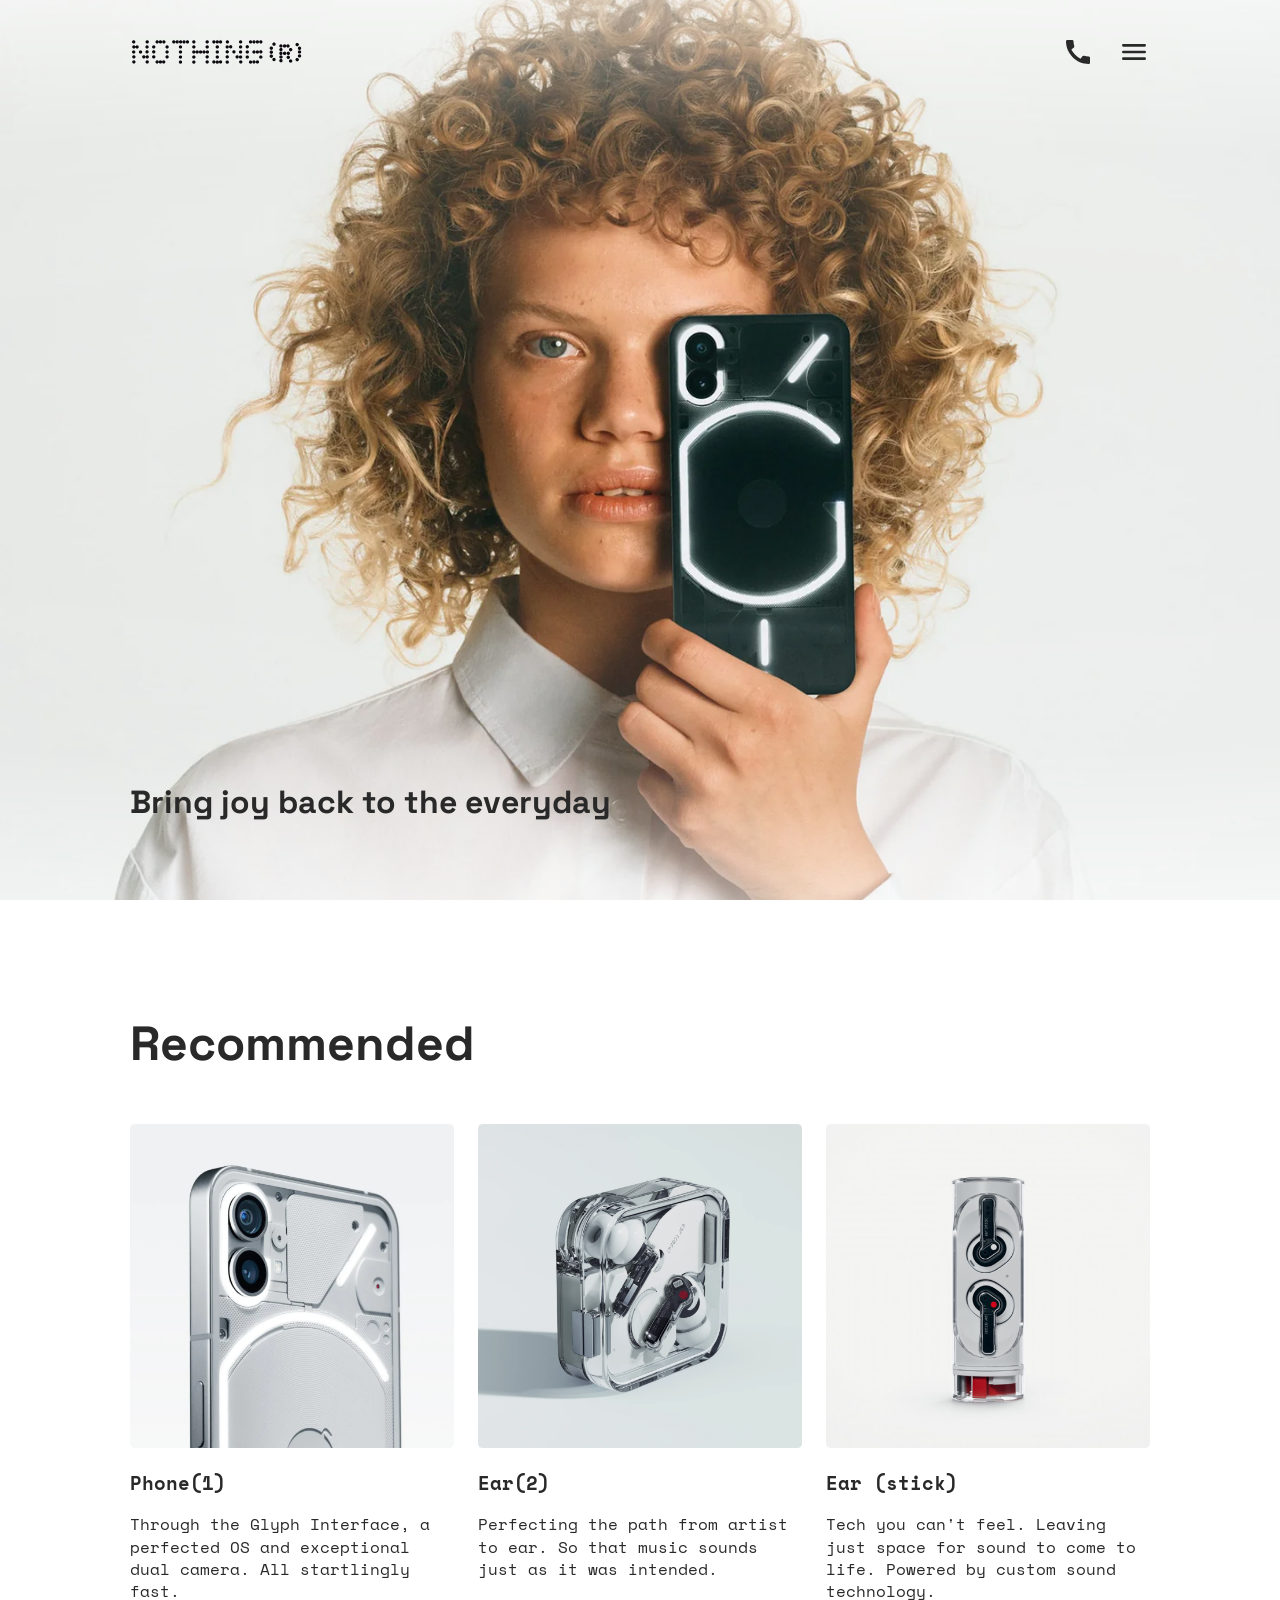
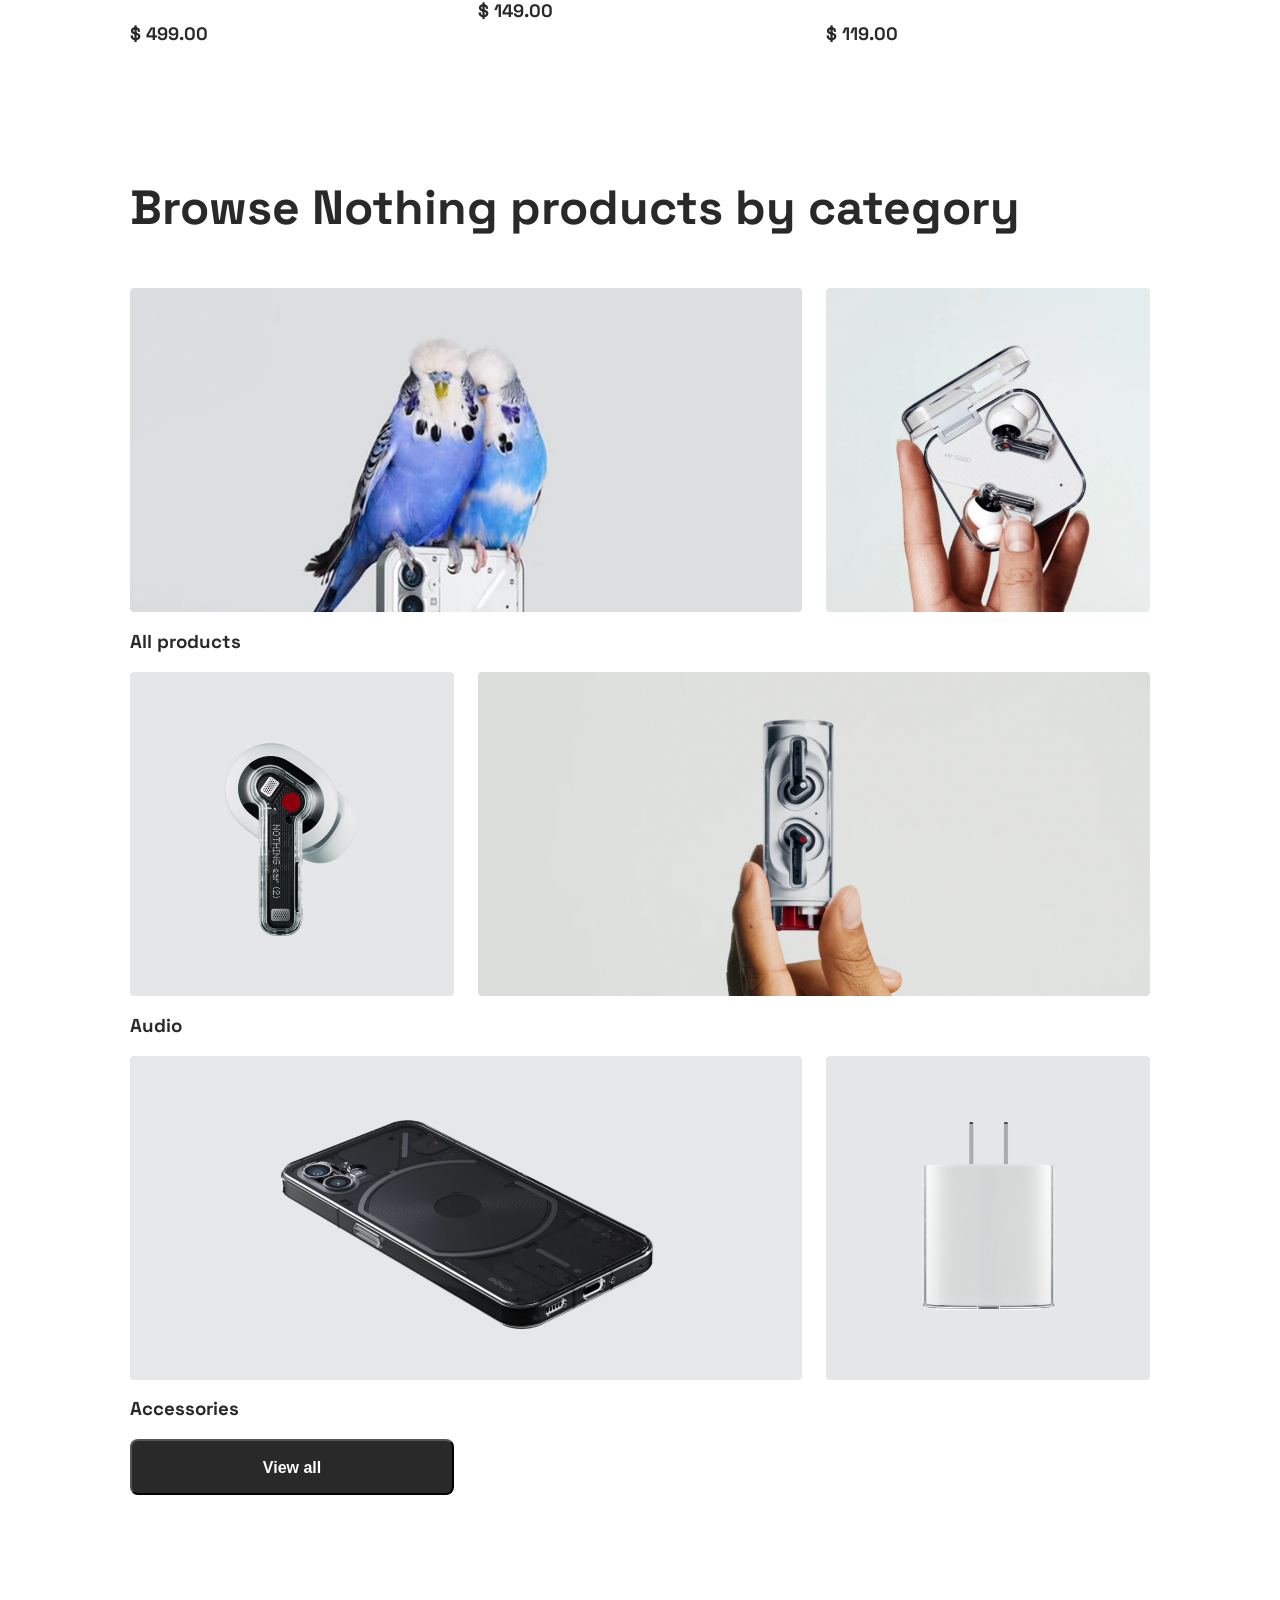
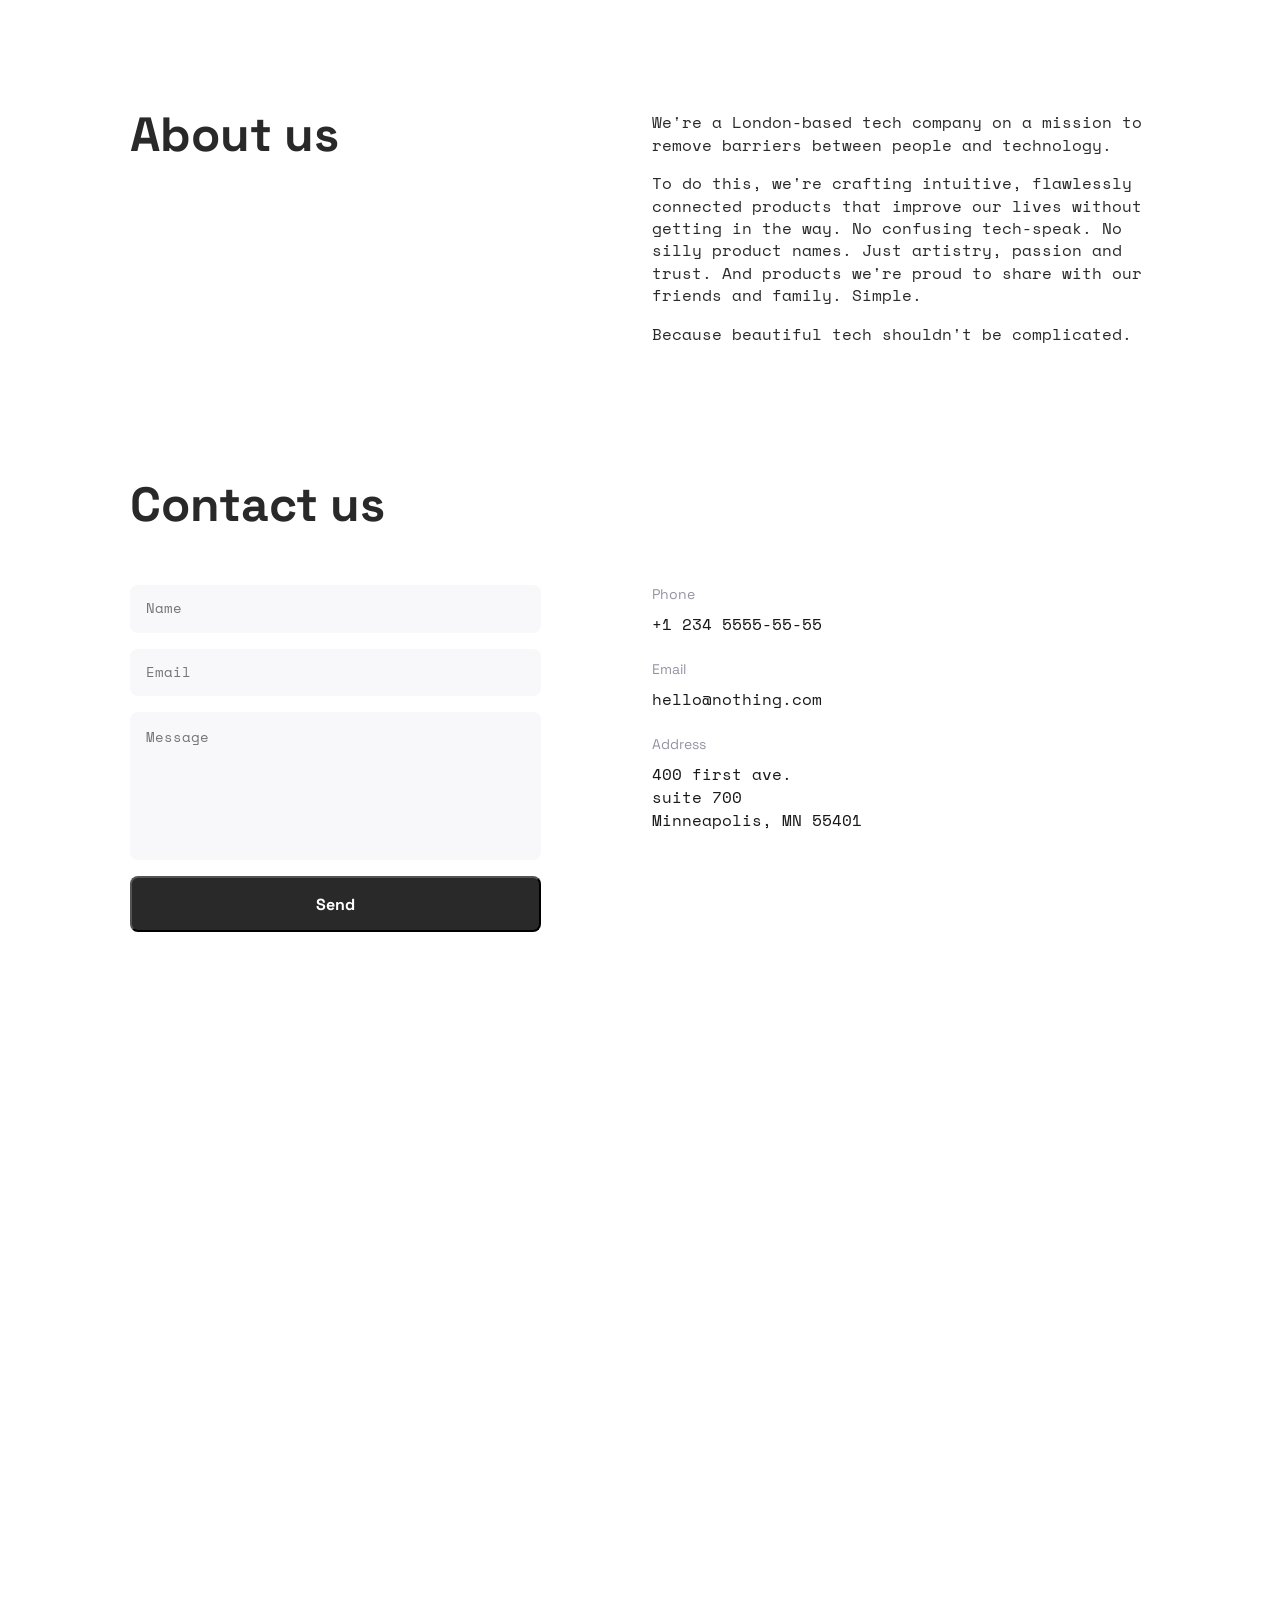
<file: index.html>
<!doctype html><html lang="en" class="page"><head><meta charset="utf-8"><meta name="viewport" content="width=device-width, initial-scale=1.0"><title>Bose</title><link rel="icon" type="image/png" sizes="32x32" href="header_logo.6d5c545c.svg"><link rel="preconnect" href="https://fonts.googleapis.com"><link rel="preconnect" href="https://fonts.gstatic.com" crossorigin><link href="https://fonts.googleapis.com/css2?family=Space+Grotesk:wght@400;700&display=swap" rel="stylesheet"><link href="https://fonts.googleapis.com/css2?family=Space+Mono:wght@400;700&display=swap" rel="stylesheet"><link rel="stylesheet" href="index.646cba32.css"><script src="index.cabb280d.js" defer></script></head><body class="page__body"> <header class="header"> <div class="container"> <div class="header__content"> <div class="top-bar"> <a href="#" class="top-bar__logo-link"> <img src="Logo-2x.dc9c0e3e.png" alt="BOSE_Logo" class="top-bar__logo"> </a> <div class="top-bar__icons"> <a href="tel:+1234555-55-55" class="icon icon--phone"> <h3 class="icon--phone--text">+1 234 555-55-55</h3> </a> <a href="#menu" class="icon icon--menu"></a> </div> </div> <div class="header__bottom"> <h1 class="header__titile">Bring joy back to the everyday</h1> </div> </div> </div> </header> <aside class="menu page__menu" id="menu"> <div class="container"> <div class="menu__top top-bar"> <a href="#" class="top-bar__logo-linj"> <img src="Logo-2x.dc9c0e3e.png" alt="BOSE_Logo" class="top-bar__logo"> </a> <a href="#" class="icon icon--close"></a> </div> <div class="menu__bottom"> <nav class="menu__nav nav"> <ul class="nav__list"> <li class="nav__item"> <a class="nav__link nav__product" href="#product">Products</a> </li> <li class="nav__item"> <a class="nav__link" href="#store">Store</a> </li> <li class="nav__item"> <a class="nav__link" href="#login">Login</a> </li> <li class="nav__item"> <a class="nav__link" href="#cart">Cart(0)</a> </li> </ul> </nav> <a href="tel:+1234555-55-55" class="menu__phone-number">+1 234 5555-55-55</a> <a href="tel:+1 234 555-55-55" class="menu__call-to-order">call to order</a> </div> </div> </aside> <main class="main"> <div class="container"> <div class="main__content"> <section class="Recommended" id="product"> <h2 class="section-title section-title-bottom-top">Recommended</h2> <div class="recommended__products"> <article class="product recommended__product"> <img src="product(1).35f4fc4b.png" alt class="product__photo"> <h3 class="product__title">Phone(1)</h3> <p>Through the Glyph Interface, a perfected OS and exceptional dual camera. All startlingly fast.</p> <p class="product__price">$ 499.00</p> </article> <article class="product recommended__product"> <img src="product(2).cab935ce.png" alt class="product__photo"> <h3 class="product__title">Ear(2)</h3> <p>Perfecting the path from artist to ear. So that music sounds just as it was intended.</p> <p class="product__price">$ 149.00</p> </article> <article class="product recommended__product"> <img src="product(3).7b8e369b.png" alt class="product__photo"> <h3 class="product__title">Ear (stick)</h3> <p>Tech you can't feel. Leaving just space for sound to come to life. Powered by custom sound technology.</p> <p class="product__price">$ 119.00</p> </article> </div> </section> <section class="store" id="store"> <h2 class="section-title">Browse Nothing products by category</h2> <div class="store_wrapper"> <article class="stor"> <div class="stor__photos"> <a href="#" class="stor__link stor__link--wide"> <img class="stor__photo" alt src="all-product-bird.cfcab25f.png"> </a> <a href="#" class="stor__link stor__link--square"> <img class="stor__photo" alt src="all-product-head.438fd654.png"> </a> </div> <h3 class="stor__title">All products</h3> </article> <article class="stor"> <div class="stor__photos"> <a href="#" class="stor__link stor__link--square"> <img class="stor__photo" alt src="audio-head.80e12e3e.png"> </a> <a href="#" class="stor__link stor__link--wide"> <img class="stor__photo" alt src="audio.f497bef0.png"> </a> </div> <h3 class="stor__title">Audio</h3> </article> <article class="stor"> <div class="stor__photos"> <a href="#" class="stor__link stor__link--wide"> <img class="stor__photo" alt src="Accessories-black.d83cd44d.png"> </a> <a href="#" class="stor__link stor__link--square"> <img class="stor__photo" alt src="Accessories-white.a19766a7.png"> </a> </div> <h3 class="stor__title">Accessories</h3> </article> </div> <div class="stor__button"> <button type="submit" class="stor__button-active"> View all </button> </div> </section> <section class="login" id="login"> <h2 class="login__title section-title">About us</h2> <div class="login__content"> <p class="login__content__description">We're a London-based tech company on a mission to remove barriers between people and technology.</p> <p class="login__content__description">To do this, we're crafting intuitive, flawlessly connected products that improve our lives without getting in the way. No confusing tech-speak. No silly product names. Just artistry, passion and trust. And products we're proud to share with our friends and family. Simple.</p> <p class="login__content__description">Because beautiful tech shouldn't be complicated.</p> </div> </section> <section class="contacts" id="cart"> <h2 class="section-title">Contact us</h2> <div class="contacts__wrapper"> <form action="#" class="contacts__form" onsubmit="this.reset();
                return false;"> <input class="contacts__input" type="text" id="name" placeholder="Name" required> <input class="contacts__input" type="email" id="email" placeholder="Email" required> <textarea class="contacts__textarea" id="message" placeholder="Message" required></textarea> <button type="submit" class="contacts__button primary-button"> Send </button> </form> <div class="contacts__info"> <div class="contacts__info-item"> <h4 class="contacts__info-title">Phone</h4> <a class="contacts__info-text" href="tel:+123455555555"> +1 234 5555-55-55 </a> </div> <div class="contacts__info-item"> <h4 class="contacts__info-title">Email</h4> <a class="contacts__info-text" href="mailto:hello@nothing.com"> hello@nothing.com </a> </div> <div class="contacts__info-item"> <h4 class="contacts__info-title">Address</h4> <a class="contacts__info-text" href="https://maps.app.goo.gl/TiSoMuRfMXPisrJp8" target="_blank" rel="noopener noreferrer"> 400 first ave. <br> suite 700 <br> Minneapolis, MN 55401 </a> </div> </div> </div> </section> </div> </div> </main> <footer class="footer"></footer> </body></html>
</file>
<file: index.646cba32.css>
.container{padding-left:20px;padding-right:20px}@media (min-width:576px){.container{padding-left:72px;padding-right:72px}}@media (min-width:1024px){.container{max-width:1020px;margin-left:auto;margin-right:auto;padding-left:120px;padding-right:120px}}.section-title{letter-spacing:0;margin:0 0 48px;font-size:32px;font-weight:700;line-height:32px}@media (min-width:576px){.section-title{margin-bottom:56px;margin-left:0;font-size:40px;line-height:40px}}@media (min-width:1024px){.section-title{font-size:48px;line-height:48px}}.page{color:#292929;scroll-behavior:smooth;font-family:Space Grotesk,sans-serif;font-size:16px;line-height:140%}.page:has(.page__menu:target){overflow:hidden}.page__body{min-width:320px;margin:0}.page__menu{pointer-events:none;opacity:0;transition:all .3s;position:fixed;top:0;left:0;right:0;transform:translate(-100%)}.page__menu:target{opacity:1;pointer-events:all;transform:translate(0)}.header{background-image:url(header-bg.2f0b7530.png);background-position:50%;background-size:cover}.header__content{-ms-flex-direction:column;flex-direction:column;-ms-flex-pack:justify;justify-content:space-between;height:100vh;display:-ms-flexbox;display:flex}.header__title{margin:0;font-size:36px;font-weight:700;line-height:100%}@media (min-width:576px){.header__title{font-size:48px}}.header__bottom{padding-bottom:40px}@media (min-width:576px){.header__bottom{padding-bottom:65px}}.top-bar{-ms-flex-pack:justify;justify-content:space-between;-ms-flex-align:center;align-items:center;padding-top:24px;padding-bottom:24px;display:-ms-flexbox;display:flex}@media (min-width:576px){.top-bar{padding-top:36px;padding-bottom:36px}}.top-bar__icons{gap:24px;display:-ms-flexbox;display:flex}.top-bar__logo-link{display:-ms-flexbox;display:flex}.top-bar__logo{height:16px;transition:transform .3s}.top-bar__logo:hover{transform:scale(1.2)}@media (min-width:576px){.top-bar__logo{height:24px}}.icon{background-image:url(Icon-Burger-menu.1cd0b7d5.png);background-size:cover;width:24px;height:24px;transition:transform .3s;display:block}.icon:hover{transform:scale(1.2)}@media (min-width:576px){.icon{width:32px;height:32px}}.icon--phone{background-image:url(icon-phone.657af3f4.svg);text-decoration:none;position:relative}.icon--phone--text{visibility:hidden;white-space:nowrap;color:#292929;letter-spacing:2px;font-size:12px;line-height:16px;transition:opacity .3s,transform .3s;position:absolute;top:-30%;right:110%}@media (min-width:1024px){.icon--phone:hover .icon--phone--text{opacity:1;visibility:visible;transform:translateY(5px)}}.icon--menu{background-image:url(Icon-Burger-menu.bd10eb8f.svg)}.icon--menu:hover{background-image:url(Icon-Burger-menu-hover.9d6e516e.svg)}.icon--close{background-image:url(Icon-Close.31bb77d6.svg)}.menu{box-sizing:border-box;background-color:#e5e6e8;height:100vh;font-weight:700}.menu__top{margin-bottom:32px}@media (min-width:576px){.menu__top{margin-bottom:56px}}.menu__phone-number{color:inherit;letter-spacing:2px;margin-bottom:16px;font-size:16px;font-weight:700;text-decoration:none;display:block}.menu__call-to-order{text-transform:uppercase;color:inherit;letter-spacing:2px;border-bottom:1px solid #292929;width:fit-content;padding-bottom:4px;font-size:16px;font-weight:700;text-decoration:none;display:block}.menu__nav{margin-bottom:48px}.nav__list{-ms-flex-direction:column;flex-direction:column;gap:32px;margin:0;padding:0;list-style:none;display:-ms-flexbox;display:flex}.nav__link{color:inherit;letter-spacing:2px;font-size:22px;line-height:22px;text-decoration:none;position:relative}.nav__link:after{content:"";background-color:#292929;width:100%;height:1px;transition:transform .3s;display:block;position:absolute;bottom:-8px;transform:scale(0)}.nav__link:hover:after{transform:scale(1)}.main{background-color:#fff}.main__content{row-gap:96px;padding-top:96px;padding-bottom:96px;display:grid}@media (min-width:576px){.main__content{row-gap:120px;padding-top:120px;padding-bottom:120px}}.product{font-family:Space Mono,sans-serif}.product__photo{width:100%;transition:transform .3s}.product__photo:hover{transform:scale(1.05)}.product__price{font-family:Space Grotesk,sans-serif;font-size:18px;font-weight:700;line-height:140%}.recommended__products{--colums:2;grid-template-columns:repeat(var(--colums),1fr);gap:40px 20px;display:grid}@media (min-width:576px){.recommended__products{--colums:6;column-gap:24px}}@media (min-width:1024px){.recommended__products{--colums:12}}.recommended__product{grid-column:1/-1}@media (min-width:1024px){.recommended__product{grid-column:span 4}}.login{--colums:2;grid-template-columns:repeat(var(--colums),1fr);column-gap:20px;display:grid}@media (min-width:576px){.login{--colums:6;column-gap:24px}}@media (min-width:1024px){.login{--colums:12}}.login__title{grid-column:1/-1}@media (min-width:576px){.login__title{grid-column:1/4}}@media (min-width:1024px){.login__title{grid-column:span 6}}.login__content{grid-column:1/-1}@media (min-width:576px){.login__content{grid-column:4/7}}@media (min-width:1024px){.login__content{grid-column:span 6}}.login__content__description{color:#292929;letter-spacing:0;margin-top:0;font-family:Space Mono,sans-serif;font-size:16px;font-weight:400;line-height:140%}.store__wrapper{row-gap:40px;display:grid}@media (min-width:576px){.store__wrapper{row-gap:56px}}.stor__photo{object-fit:cover;width:100%;height:100%;transition:transform .3s;position:absolute}.stor__photo:hover{transform:scale(1.1)}.stor__photos{--colums:2;grid-template-columns:repeat(var(--colums),1fr);column-gap:20px;margin-bottom:16px;display:grid}@media (min-width:576px){.stor__photos{--colums:6;column-gap:24px}}@media (min-width:1024px){.stor__photos{--colums:12}}.stor__link{position:relative}@media (min-width:576px){.stor__link--wide{grid-column:span 4}}@media (min-width:1024px){.stor__link--wide{grid-column:span 8}}.stor__link--square{height:0;padding-bottom:100%}@media (min-width:576px){.stor__link--square{grid-column:span 2}}@media (min-width:1024px){.stor__link--square{grid-column:span 4}}.stor__titile{letter-spacing:0;color:#292929;margin:0;font-size:18px;font-weight:700;line-height:140%}.stor__button{-ms-flex-pack:center;justify-content:center;-ms-flex-align:center;align-items:center;margin-bottom:96px;display:-ms-flexbox;display:flex}@media (min-width:1024px){.stor__button{-ms-flex-pack:start;justify-content:flex-start}}.stor__button-active{color:#fff;background-color:#292929;border-radius:8px;-ms-flex-pack:center;justify-content:center;-ms-flex-align:center;align-items:center;width:100%;height:56px;font-size:16px;font-weight:700;line-height:27px;text-decoration:none;display:-ms-flexbox;display:flex}.stor__button-active:hover{color:#292929;background-color:#f8f8fa;border:2px solid #f0f1f4}.stor__button-active:active{color:#fff;background-color:#111}@media (min-width:1024px){.stor__button-active{width:324px}}.contacts{width:100%}.contacts__wrapper{--colums:2;grid-template-columns:repeat(var(--colums),1fr);gap:24px;display:grid}@media (min-width:576px){.contacts__wrapper{--colums:6;column-gap:24px}}@media (min-width:1024px){.contacts__wrapper{--colums:12}}.contacts__form{-ms-flex-direction:column;flex-direction:column;grid-column:span 2;row-gap:16px;display:-ms-flexbox;display:flex}@media (min-width:576px){.contacts__form{grid-column:span 3}}@media (min-width:1024px){.contacts__form{grid-column:span 5}}.contacts__input{font-style:regular;color:#7e7e83;background-color:#f8f8fa;border:none;border-radius:8px;padding:14px 16px;font-size:14px;font-weight:400;line-height:140%;transition:transform .3s}.contacts__input:hover{border:1px solid #d5d7de;transform:scale(1.1)}.contacts__input:focus{color:#292929;border:1px solid #292929}.contacts__textarea{box-sizing:border-box;color:#7e7e83;resize:none;background-color:#f8f8fa;border:none;border-radius:8px;height:148px;padding:14px 16px;font-family:Space Mono,sans-serif;transition:transform .3s}.contacts__textarea:hover{border:1px solid #d5d7de;transform:scale(1.1)}.contacts__textarea:focus{color:#292929;border:1px solid #292929}.contacts__input::placeholder{font-family:Space Mono,sans-serif;font-size:14px;font-weight:400}.contacts__input::placeholder{font-family:Space Mono,sans-serif;font-size:14px;font-weight:400}.contacts__textarea::placeholder{font-family:Space Mono,sans-serif;font-size:14px;font-weight:400}.contacts__textarea::placeholder{font-family:Space Mono,sans-serif;font-size:14px;font-weight:400}.contacts__input:focus,.contacts__textarea:focus{cursor:text;outline:none}.contacts__button{color:#fff;background-color:#292929;border-radius:8px;-ms-flex-pack:center;justify-content:center;-ms-flex-align:center;align-items:center;width:100%;height:56px;font-family:Space Grotesk,sans-serif;font-size:16px;font-weight:700;line-height:27px;text-decoration:none;display:-ms-flexbox;display:flex}.contacts__button:hover{color:#292929;background-color:#f8f8fa;border:2px solid #f0f1f4}.contacts__button:active{color:#fff;background-color:#111}.contacts__info{-ms-flex-direction:column;flex-direction:column;grid-column:span 2;gap:24px;display:-ms-flexbox;display:flex}@media (min-width:1024px){.contacts__info{grid-column:7/-3}}.contacts__info-title{font-family:Space Grotesk,sans-serif;font-size:14px;font-weight:400;font-style:Regular;color:#9393a3;margin:0 0 8px;line-height:140%}.contacts__info-text{font-family:Space Mono,sans-serif;font-size:16px;font-style:Regular;color:#191919;letter-spacing:0;margin:0;font-weight:400;line-height:140%;text-decoration:none}.footer{z-index:-1;background-image:url(login_bg.5d6052d3.png);background-position:80%;background-size:cover;height:400px;position:sticky;bottom:0}@media (min-width:576px){.footer{height:480px}}@media (min-width:1024px){.footer{height:555px}}
/*# sourceMappingURL=index.646cba32.css.map */
</file>
